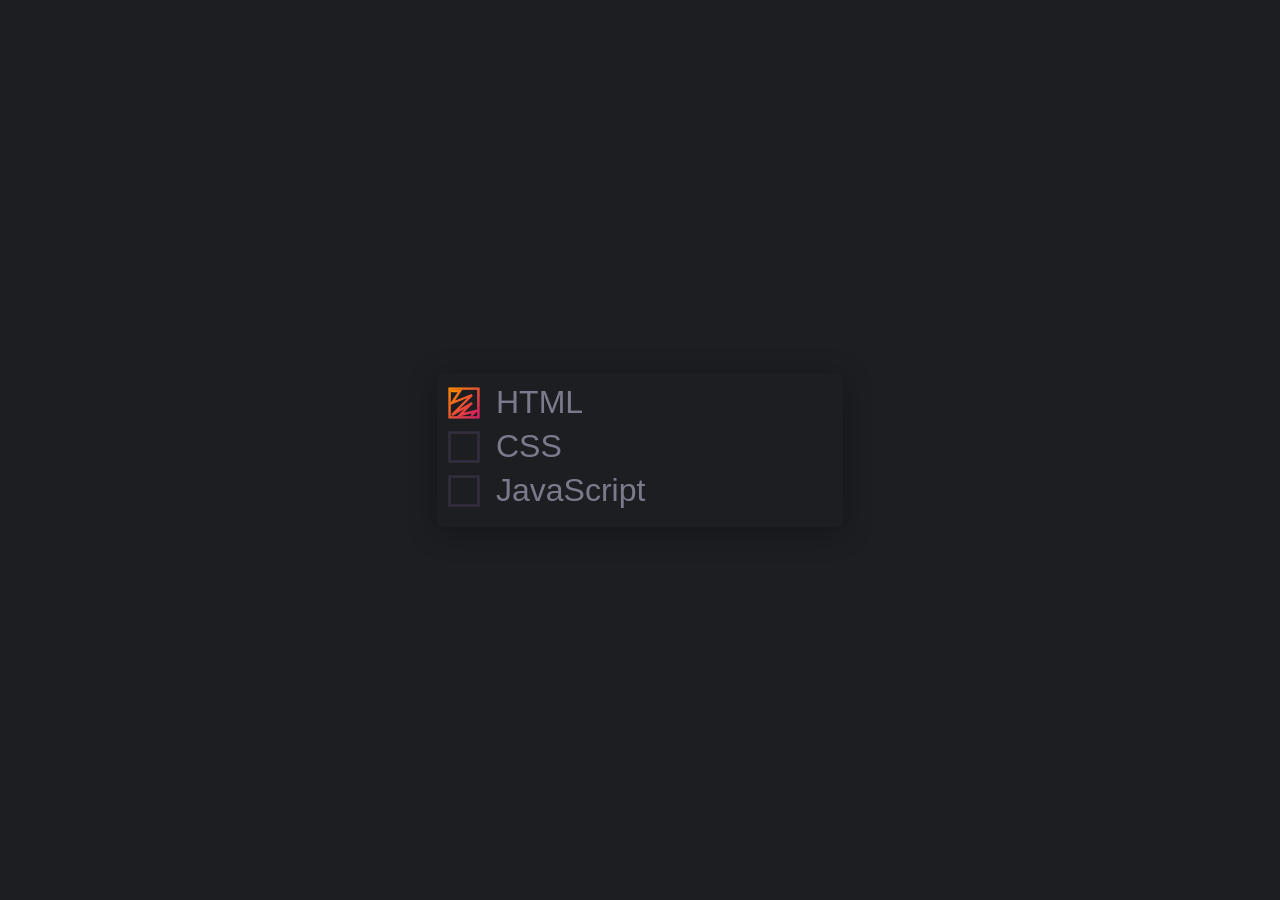
<file: Checkbox Color/index.html>
<!DOCTYPE html>
<html lang="en">
  <head>
    <title>Animated SVG Checkbox</title>
    <meta charset="UTF-8" />
    <meta name="viewport" content="width=device-width" />
    <link rel="stylesheet" href="styles.css" />
  </head>

  
  <body>
  <div class="container">
  <input type="checkbox" id="Item1" checked="checked"/>
  <label for="Item1">
    <svg class="checkbox" viewbox="0 0 40 40">
      <defs>
        <linearGradient id="gradient" x1="0" y1="0" x2="1" y2="1">
          <stop offset="0%" stop-color="#ff8a00"></stop>
          <stop offset="100%" stop-color="#da1b60"></stop>
        </linearGradient>
      </defs>
      <rect x="2" y="2" width="36" height="36"></rect>
      <rect id="colors" x="2" y="2" width="36" height="36"></rect>
      <path d="M 5 5 L 15 5 L 5 20 L 30 10 L 5 35 L 30 20 L 15 35 L 35 30 L 30 35"></path>
    </svg> HTML
  </label>

  <input type="checkbox" id="Item2"/>
  <label for="Item2">
    <svg class="checkbox" viewbox="0 0 40 40">
      <defs>
        <linearGradient id="gradient" x1="0" y1="0" x2="1" y2="1">
          <stop offset="0%" stop-color="#ff8a00"></stop>
          <stop offset="100%" stop-color="#da1b60"></stop>
        </linearGradient>
      </defs>
      <rect x="2" y="2" width="36" height="36"></rect>
      <rect id="colors" x="2" y="2" width="36" height="36"></rect>
      <path d="M 5 5 L 15 5 L 5 20 L 30 10 L 5 35 L 30 20 L 15 35 L 35 30 L 30 35"></path>
    </svg> CSS
  </label>

  <input type="checkbox" id="Item3"/>
  <label for="Item3">
    <svg class="checkbox" viewbox="0 0 40 40">
      <defs>
        <linearGradient id="gradient" x1="0" y1="0" x2="1" y2="1">
          <stop offset="0%" stop-color="#ff8a00"></stop>
          <stop offset="100%" stop-color="#da1b60"></stop>
        </linearGradient>
      </defs>
      <rect x="2" y="2" width="36" height="36"></rect>
      <rect id="colors" x="2" y="2" width="36" height="36"></rect>
      <path d="M 5 5 L 15 5 L 5 20 L 30 10 L 5 35 L 30 20 L 15 35 L 35 30 L 30 35"></path>
    </svg> JavaScript
  </label>
</div>
  </body>
</html>
</file>
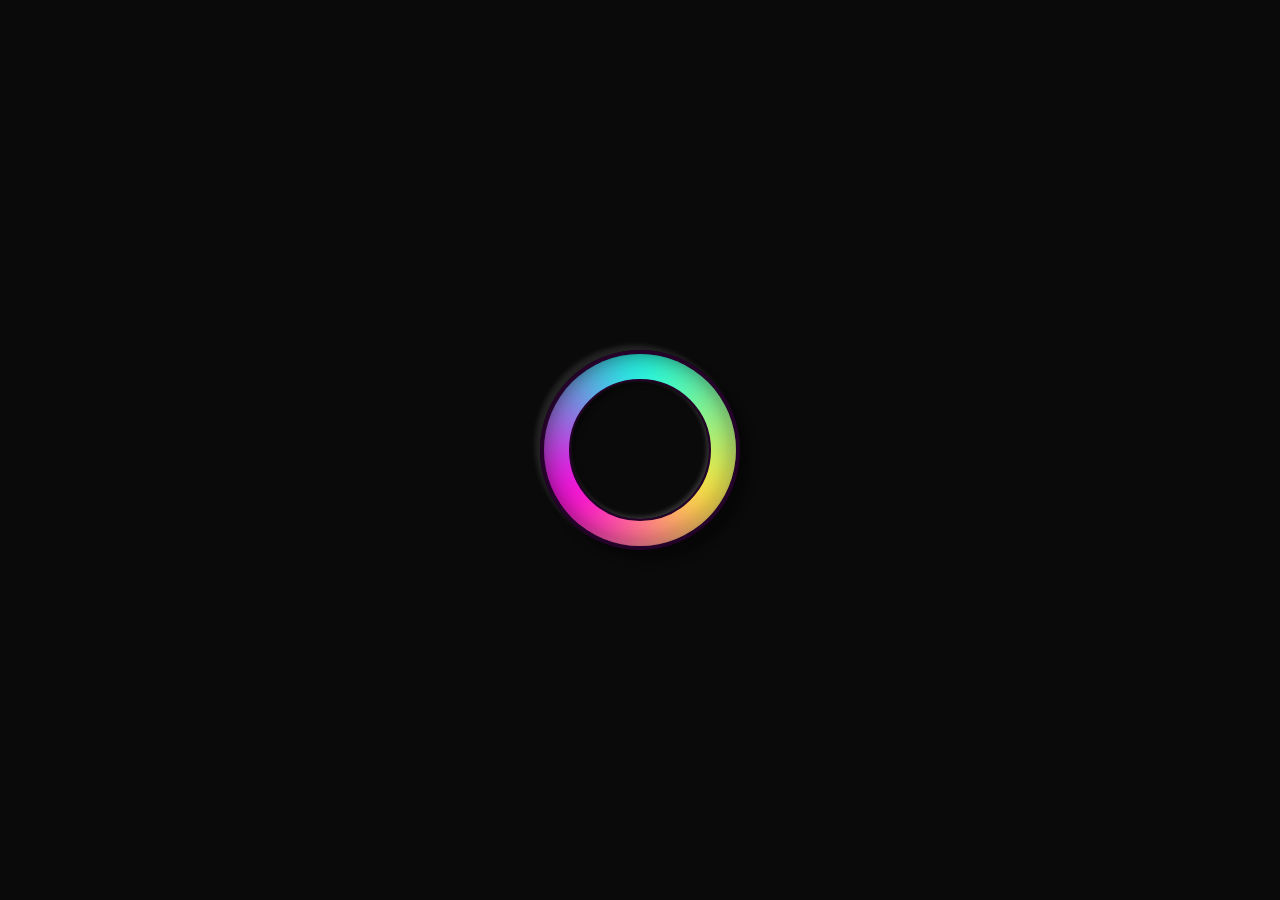
<file: Circle Loader Colorful/index.html>
<!DOCTYPE html>
<html lang="en">
<head>
  <meta charset="UTF-8" />
  <meta name="viewport" content="width=device-width, initial-scale=1.0"/>
  <title>Rainbow Spinner</title>

  <style>
    * {
      margin: 0;
      padding: 0;
      box-sizing: border-box;
    }

    body {
      display: flex;
      justify-content: center;
      align-items: center;
      height: 100vh;
      background: #0a0a0a;
    }

    #loader {
      position: relative;
      width: 200px;
      height: 200px;
      border-radius: 50%;
      border: 4px solid #240229;
      overflow: hidden;
      box-shadow:
        -5px -5px 5px rgba(255, 255, 255, 0.1),
        10px 10px 10px rgba(0, 0, 0, 0.4),
        inset -5px -5px 5px rgba(255, 255, 255, 0.2),
        inset 10px 10px 10px rgba(0, 0, 0, 0.4);
    }

    /* Inner circle */
    #loader::before {
      content: "";
      position: absolute;
      top: 25px;
      left: 25px;
      right: 25px;
      bottom: 25px;
      z-index: 2;
      background: #0a0a0a;
      border-radius: 50%;
      border: 2px solid #240229;
      box-shadow:
        inset -2px -2px 5px rgba(255, 255, 255, 0.2),
        inset 3px 3px 5px rgba(0, 0, 0, 0.5);
    }

    /* Spinning rainbow */
    #loader span {
      position: absolute;
      width: 100%;
      height: 100%;
      border-radius: 50%;
      z-index: 1;
      background: conic-gradient(
        #14ffe9,
        #ffeb3b,
        #ff00e0,
        #14ffe9
      );
      filter: blur(20px);
      animation: spin 1s linear infinite;
    }

    /* Second layer for smoother glow */
    #loader span:nth-child(2) {
      animation-delay: -0.5s;
    }

    @keyframes spin {
      0% {
        transform: rotate(0deg);
      }
      100% {
        transform: rotate(360deg);
      }
    }

  </style>
</head>

<body>
  <div id="loader">
    <span></span>
    <span></span>
  </div>
</body>
</html>
</file>
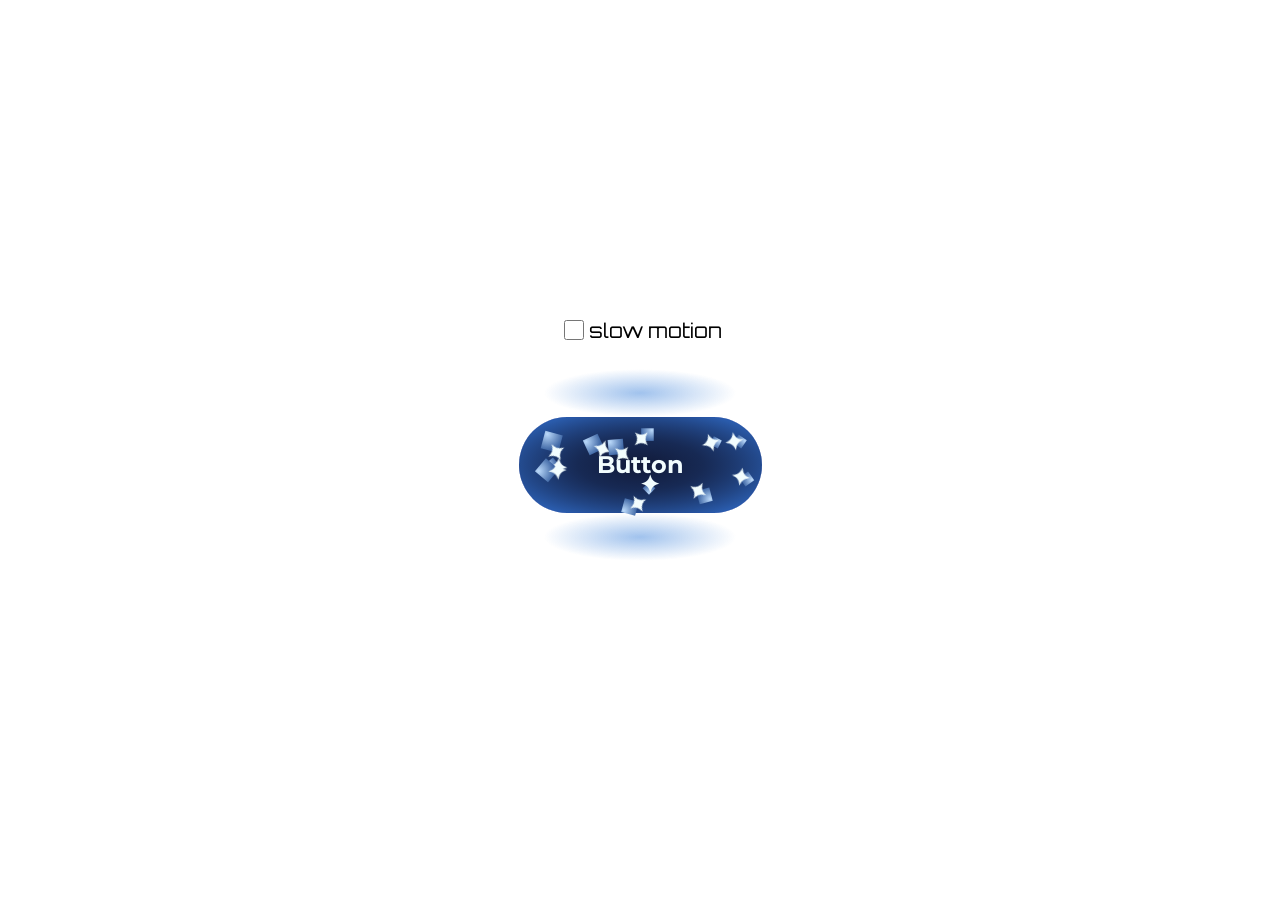
<file: GlitterBtn/index.html>
<!DOCTYPE html>
<html lang="en">
  <head>
    <meta charset="UTF-8">
    <meta name="viewport" content="width=device-width, initial-scale=1.0">
    <link rel="preconnect" href="https://fonts.googleapis.com">
    <link rel="preconnect" href="https://fonts.gstatic.com" crossorigin>
    <link href="https://fonts.googleapis.com/css2?family=Montserrat&family=Orbitron&display=swap" rel="stylesheet">
    <link rel="stylesheet" href="styles.css">
    <title>Pure CSS Gravity Button</title>
  </head>
  <body>
    <input id="slow" type="checkbox"/>
    <label for="slow">slow motion</label>
    <button>
        Button<span class="wrap" aria-hidden="true">

        <span class="particle" style="--a: -45deg; --x: 53%; --y: 15%; --d: 4em; --f: .7; --t: .15"></span><span class="particle" style="--a: 150deg; --x: 40%; --y: 70%; --d: 7.5em; --f: .8; --t: .08"></span>
        <span class="particle" style="--a: 10deg; --x: 90%; --y: 65%; --d: 7em; --f: .6; --t: .25"></span><span class="particle" style="--a: -120deg; --x: 15%; --y: 10%; --d: 4em"></span>
        <span class="particle" style="--a: -175deg; --x: 10%; --y: 25%; --d: 5.25em; --f: .6; --t: .32"></span><span class="particle" style="--a: -18deg; --x: 80%; --y: 25%; --d: 4.75em; --f: .5; --t: .4"></span>
        <span class="particle" style="--a: -160deg; --x: 30%; --y: 5%; --d: 9em; --f: .9; --t: .5"></span><span class="particle" style="--a: 175deg; --x: 9%; --y: 30%; --d: 6em; --f: .95; --t: .6"></span>
        <span class="particle" style="--a: -10deg; --x: 89%; --y: 25%; --d: 4.5em; --f: .55; --t: .67"></span><span class="particle" style="--a: -140deg; --x: 40%; --y: 10%; --d: 5em; --f: .85; --t: .75"></span>
        <span class="particle" style="--a: 90deg; --x: 45%; --y: 65%; --d: 4em; --f: .5; --t: .83"></span><span class="particle" style="--a: 30deg; --x: 70%; --y: 80%; --d: 6.5em; --f: .75; --t: .92"></span>
        </span>
        
    </button>

  </body>
</html>
</file>
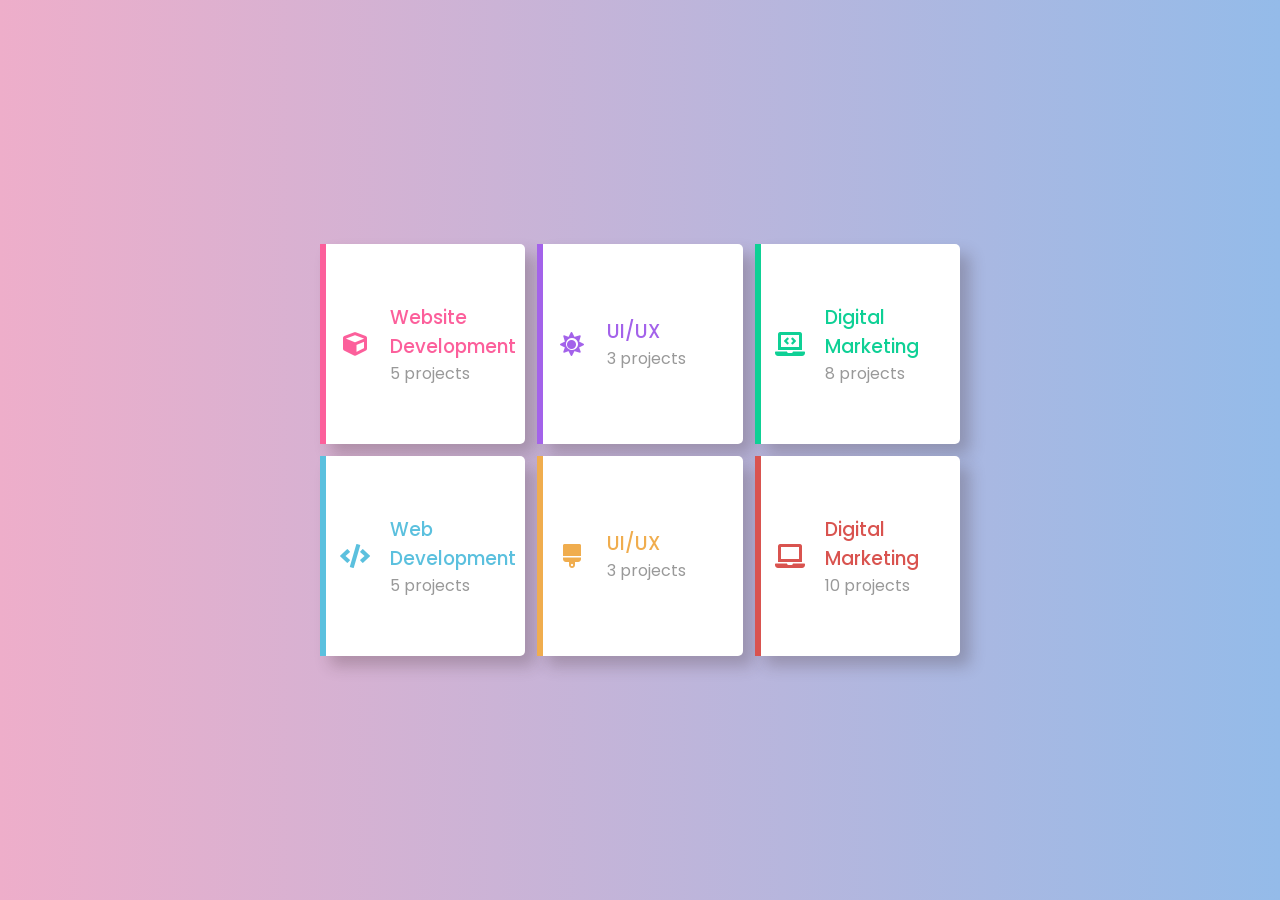
<file: Responsive Grid List/index.html>
<!DOCTYPE html>
<html lang="en">
  <head>
    <title>Grid list hover effect</title>
    <meta charset="UTF-8" />
    <meta name="viewport" content="width=device-width" />
    <link href='https://cdnjs.cloudflare.com/ajax/libs/font-awesome/5.11.2/css/all.min.css' rel='stylesheet' />
    <link rel="stylesheet" href="styles.css" />
  </head>
  <body>
  <div class="container">
    <div class="box" style="--color: #fc5f9b">
      <div class="content">
        <div class="icon">
          <i class="fas fa-cube"></i>
        </div>
        <div class="text">
          <h3>Website Development</h3>
          <p>5 projects</p>
        </div>
      </div>
    </div>
    <div class="box" style="--color: #a362ea">
      <div class="content">
        <div class="icon">
          <i class="fas fa-sun"></i>
        </div>
        <div class="text">
          <h3>UI/UX</h3>
          <p>3 projects</p>
        </div>
      </div>
    </div>
    <div class="box" style="--color: #0ed095">
      <div class="content">
        <div class="icon">
          <i class="fas fa-laptop-code"></i>
        </div>
        <div class="text">
          <h3>Digital Marketing</h3>
          <p>8 projects</p>
        </div>
      </div>
    </div>
    <div class="box" style="--color: #5bc0de">
    <div class="content">
      <div class="icon">
        <i class="fas fa-code"></i>
      </div>
      <div class="text">
        <h3>Web Development</h3>
        <p>5 projects</p>
      </div>
    </div>
  </div>
  <div class="box" style="--color: #f0ad4e">
    <div class="content">
      <div class="icon">
        <i class="fa fa-brush"></i>
      </div>
      <div class="text">
        <h3>UI/UX</h3>
        <p>3 projects</p>
      </div>
    </div>
  </div>
  <div class="box" style="--color: #d9534f">
    <div class="content">
      <div class="icon">
        <i class="fas fa-laptop"></i>
      </div>
      <div class="text">
        <h3>Digital Marketing</h3>
        <p>10 projects</p>
      </div>
    </div>
  </div>
</div>
  </body>
</html>
</file>
<file: Checkbox Color/styles.css>
body {
  margin: 0;
  display: flex;
  min-height: 100vh;
  flex-direction: column;
  justify-content: center;
  align-items: center;
  font: 400 2rem "Helvetica", sans-serif;
  color: #7a7a8c;
  background: #1d1e22;
  background-image: url("https://media.istockphoto.com/id/1600281871/vector/blue-particles-of-light-shining-stars-dust-glitter.jpg?s=170667a&w=0&k=20&c=dvTjsiD1NiPEmLGqnualkFn1AGs9-26crIAGvZGfMos=");
}

.container{
  padding: 0.675rem;
  min-width: 30%;
  border-radius: 0.45rem;
  background-color: #1d1e22;
  box-shadow: 0 5px 30px rgba(1, 1, 1, 0.3);
}

label {
  position: relative;
  margin-bottom: 7px;
  display: flex;
  width: 100%;
  align-items: center;
  cursor: pointer;
}
label a {
  text-decoration: none;
  color: #7a7a8c;
}
label.active, label:hover {
  background: linear-gradient(to right, #ff8a00, #da1b60);
  -webkit-background-clip: text;
  -webkit-text-fill-color: transparent;
}

.checkbox {
  position: relative;
  margin-right: 1rem;
  width: 2rem;
  height: 2rem;
  fill: none;
  stroke-width: 3;
  stroke-linecap: round;
}
.checkbox rect {
  stroke: #312d3c;
}

input {
  display: none;
}
input:checked + label .checkbox #colors {
  stroke: url(#gradient);
  stroke-dasharray: 145;
  stroke-dashoffset: 145;
  animation: checked 1000ms ease forwards;
}
input:checked + label .checkbox path,
input:checked + label .checkbox polyline {
  stroke: url(#gradient);
  stroke-dasharray: 40;
  stroke-dashoffset: 40;
  animation: checked 1000ms ease forwards;
}
input:checked + label .checkbox path {
  stroke-dasharray: 220;
  stroke-dashoffset: 220;
}

@keyframes checked {
  to {
    stroke-dashoffset: 0;
  }
}
</file>
<file: GlitterBtn/styles.css>
@charset "UTF-8";
@property --k {
  syntax: "";
  initial-value: -1;
  inherits: true;
}
html, body {
  display: grid;
}

html {
  height: 100%;
}

body {
  place-content: center;
}

button {
  --m: 1;
  grid-area: 2/1/span 1/span 2;
  position: relative;
  margin: 1em;
  border: solid 2em transparent;
  padding: 1.5em 3.25em;
  border-radius: 5em;
  box-shadow: inset 0 0 1px #23429e;
  background: radial-gradient(#111a39, 67.5%, #3476da) padding-box,
  radial-gradient(#a0c2ed, 35%, #a0c2ed00 70%) 50% 0/80% 50% repeat-y;
  color: #f2fdfe;
  font: 700 1.5em/1 montserrat, sans-serif;
}
#slow:checked ~ button {
  --m: 5 ;
}

@keyframes k {
  0%, 33.3% {
    --k: 1 ;
  }
}
.particle {
  --f: 1;
  --pos-k: max(0, var(--k));
  --neg-k: max(0, -1*var(--k));
  --low-c: min(1, 4*(1 - var(--pos-k)));
  --abs-d: max(var(--neg-k) - .5, .5 - var(--neg-k));
  --mov-f: var(--pos-k);
  display: grid;
  position: absolute;
  left: var(--x);
  top: var(--y);
  rotate: var(--a);
  animation: k calc(var(--m)*1s) linear calc(var(--m)*var(--t, 0)*1s) infinite;
}
@supports (scale: sqrt(4)) {
  .particle {
    --mov-f: sqrt(var(--pos-k)) ;
  }
}
.particle::before, .particle::after {
  grid-area: 1/1;
  width: 0.75em;
  aspect-ratio: 1;
}
.particle::before {
  --sa: calc(min(1, 1 - 2*min(.5, var(--mov-f)))*45deg);
  border-radius: calc(1.25*min(.8, var(--mov-f))*50%) 50% 50%;
  transform-origin: 0 0;
  translate: calc(var(--mov-f)*var(--d));
  rotate: -45deg;
  scale: var(--f);
  transform: skew(var(--sa), var(--sa));
  opacity: var(--low-c);
  filter: Saturate(var(--low-c));
  background: radial-gradient(at 85% 85%, #bad9fa, #3e66a4 75%);
  content: "";
}
.particle::after {
  translate: -50% -50%;
  scale: calc(var(--f)*(1 - 2*var(--abs-d)));
  text-align: center;
  filter: blur(0.5px);
  content: "✦";
}

[type=checkbox] {
  justify-self: end;
  margin: 5px;
  width: 1em;
  aspect-ratio: 1;
}
[type=checkbox], [type=checkbox] + label {
  align-self: center;
  font: 1.25em orbitron, monospace;
  cursor: pointer;
}
</file>
<file: Responsive Grid List/styles.css>
@import url('https://fonts.googleapis.com/css2?family=Poppins:wght@100;300;400;500;600;700;800;900&display=swap');

*{
    margin: 0;
    padding: 0;
    box-sizing: border-box;
    font-family: 'Poppins', sans-serif;
}

body{
    display: flex;
    justify-content: center;
    align-items: center;
    min-height: 100vh;
    background: rgb(238,174,202);
    background: linear-gradient(90deg, rgba(238,174,202,1) 0%, rgba(148,187,233,1) 100%);
}

.container{
    width: 50%;
    display: grid;
    grid-template-columns: repeat(auto-fit, minmax(200px, 1fr));
    grid-gap: 0.75rem;
}

.box {
    position: relative;
    width: auto;
    height: 200px;
    background: #fff;
    border-radius: 5px;
    cursor: pointer;
    box-shadow: 10px 10px 15px rgba(59, 38, 38, 0.25);
}

.box::before{
    content: '';
    position: absolute;
    top: 0;
    left: 0;
    width: 6px;
    height: 100%;
    background: var(--color);
    transition: 0.5s ease-in-out;
}

.box:hover::before{
    width: 100%;
    border-top-right-radius: 5px;
    border-bottom-right-radius: 5px;
}

.box .content{
    position: relative;
    display: flex;
    align-items: center;
    height: 100%;
}

.box .content .icon{
    position: relative;
    min-width: 70px;
    display: flex;
    justify-content: center;
    align-items: center;
    font-size: 1.5em;
    color: var(--color);
    transition: 0.5s ease-in-out;
    
}

.box:hover .content .icon{
    color: #fff;
}

.box .content .text h3 {
    font-weight: 500;
    color: var(--color);
    transition: 0.5s ease-in-out;
}

.box .content .text p {
    font-weight: 0.9em;
    color: #999;
    transition: 0.5s ease-in-out;
}

.box:hover .content .text h3,
.box:hover .content .text p {
    color: #fff;
}
</file>
